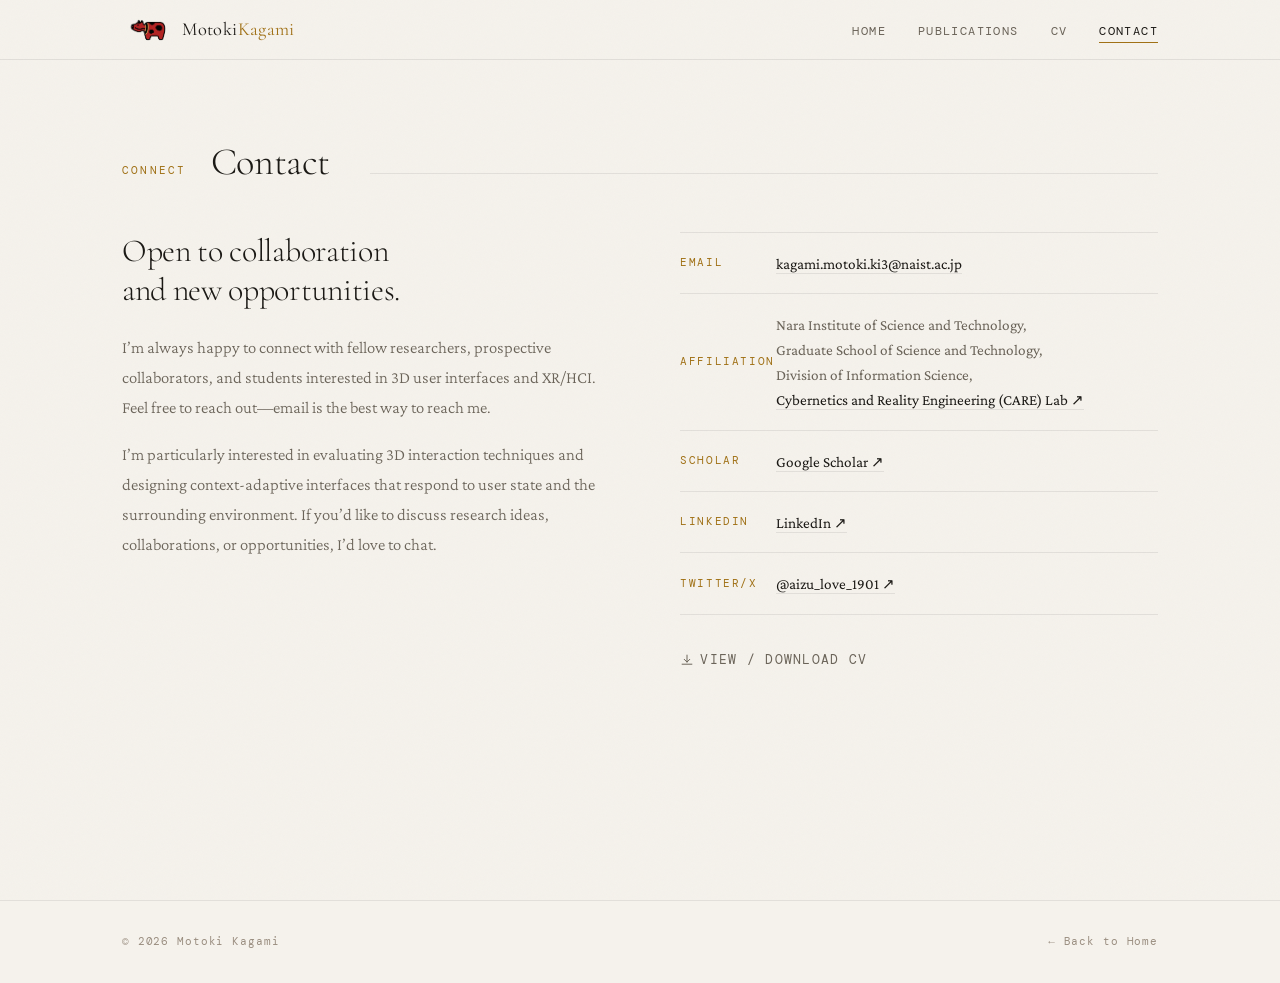
<file: contact.html>
<!DOCTYPE html>
<html lang="en">
<head>
  <meta charset="UTF-8" />
  <meta name="viewport" content="width=device-width, initial-scale=1.0" />
  <title>Contact — Motoki Kagami</title>
  <meta name="description" content="Contact information for Motoki Kagami." />
  <link rel="canonical" href="https://mockey-design.github.io/motokikagami.github.io/contact.html" />
  <link rel="icon" href="cow_icon.png" />
  <link rel="stylesheet" href="css/style.css?v=e680d6a841d1" />
</head>
<body>

<nav class="nav" role="navigation" aria-label="Main navigation">
  <div class="nav-inner">
    <a href="index.html" class="nav-logo">
      <img src="cow_icon.png" alt="" class="nav-logo-icon" />
      Motoki<span> Kagami</span>
    </a>
    <ul class="nav-links" id="nav-links">
      <li><a href="index.html">Home</a></li>
      <li><a href="publications.html">Publications</a></li>
      <li><a href="cv.html">CV</a></li>
      <li><a href="contact.html">Contact</a></li>
    </ul>
    <button class="nav-menu-btn" id="nav-menu-btn" aria-label="Toggle menu" aria-controls="nav-links" aria-expanded="false">
      <span></span><span></span><span></span>
    </button>
  </div>
</nav>

<main class="contact-page">
  <div class="container">

    <div class="section-header fade-in" style="margin-bottom:3rem">
      <span class="section-label">Connect</span>
      <h1 class="section-title">Contact</h1>
      <div class="section-divider" aria-hidden="true"></div>
    </div>

    <div class="contact-grid">

      <!-- Left: Intro -->
      <div>
        <div class="fade-in">
          <h2 style="font-family:var(--font-display);font-size:clamp(1.6rem,2.5vw,2.2rem);font-weight:300;color:var(--c-white);line-height:1.2;margin-bottom:1rem">
            Open to collaboration<br>and new opportunities.
          </h2>
          <p class="contact-intro">
            I’m always happy to connect with fellow researchers, prospective collaborators, and students interested in 3D user interfaces and XR/HCI. Feel free to reach out—email is the best way to reach me.
          </p>
          <p class="contact-intro" style="margin-top:1rem">
            I’m particularly interested in evaluating 3D interaction techniques and designing context-adaptive interfaces that respond to user state and the surrounding environment. If you’d like to discuss research ideas, collaborations, or opportunities, I’d love to chat.
          </p>
        </div>
      </div>

      <!-- Right: Contact list -->
      <div class="fade-in">
        <ul class="contact-list" role="list">

          <li class="contact-item">
            <span class="contact-label">Email</span>
            <span class="contact-value">
              <a href="mailto:kagami.motoki.ki3@naist.ac.jp" aria-label="Send email">kagami.motoki.ki3@naist.ac.jp</a>
            </span>
          </li>

          <li class="contact-item">
            <span class="contact-label">Affiliation</span>
            <span class="contact-value" style="color:var(--c-text-muted)">
              Nara Institute of Science and Technology,<br>Graduate School of Science and Technology,<br>Division of Information Science,<br>
              <a href="https://carelab.info/en/" target="_blank" rel="noopener">
                Cybernetics and Reality Engineering (CARE) Lab ↗
              </a>
            </span>
          </li>

          <li class="contact-item">
            <span class="contact-label">Scholar</span>
            <span class="contact-value">
              <a href="https://scholar.google.com/citations?user=yOV3dOUAAAAJ&hl=ja" target="_blank" rel="noopener" aria-label="Google Scholar profile">
                Google Scholar ↗
              </a>
            </span>
          </li>

          <li class="contact-item">
            <span class="contact-label">LinkedIn</span>
            <span class="contact-value">
              <a href="https://www.linkedin.com/in/motoki-kagami-630957177/" target="_blank" rel="noopener" aria-label="LinkedIn profile">
                LinkedIn ↗
              </a>
            </span>
          </li>

          <li class="contact-item">
            <span class="contact-label">Twitter/X</span>
            <span class="contact-value">
              <a href="https://x.com/aizu_love_1901" target="_blank" rel="noopener" aria-label="Twitter/X profile">
                @aizu_love_1901 ↗
              </a>
            </span>
          </li>

        </ul>

        <!-- CV download -->
        <div style="margin-top:2rem" class="fade-in">
          <a href="cv.html" class="cta-link" style="font-size:0.8rem">
            <svg width="14" height="14" viewBox="0 0 20 20" fill="none">
              <path d="M10 3v10M6 9l4 4 4-4" stroke="currentColor" stroke-width="1.4" stroke-linecap="round"/>
              <path d="M3 16h14" stroke="currentColor" stroke-width="1.4" stroke-linecap="round"/>
            </svg>
            View / Download CV
          </a>
        </div>
      </div>

    </div>
  </div>
</main>

<footer class="footer">
  <div class="container">
    <div class="footer-inner">
      <p class="footer-copy">© 2026 Motoki Kagami</p>
      <p class="footer-copy"><a href="index.html" style="color:inherit">← Back to Home</a></p>
    </div>
  </div>
</footer>

<script src="js/main.js?v=80051e373b63"></script>
</body>
</html>
</file>
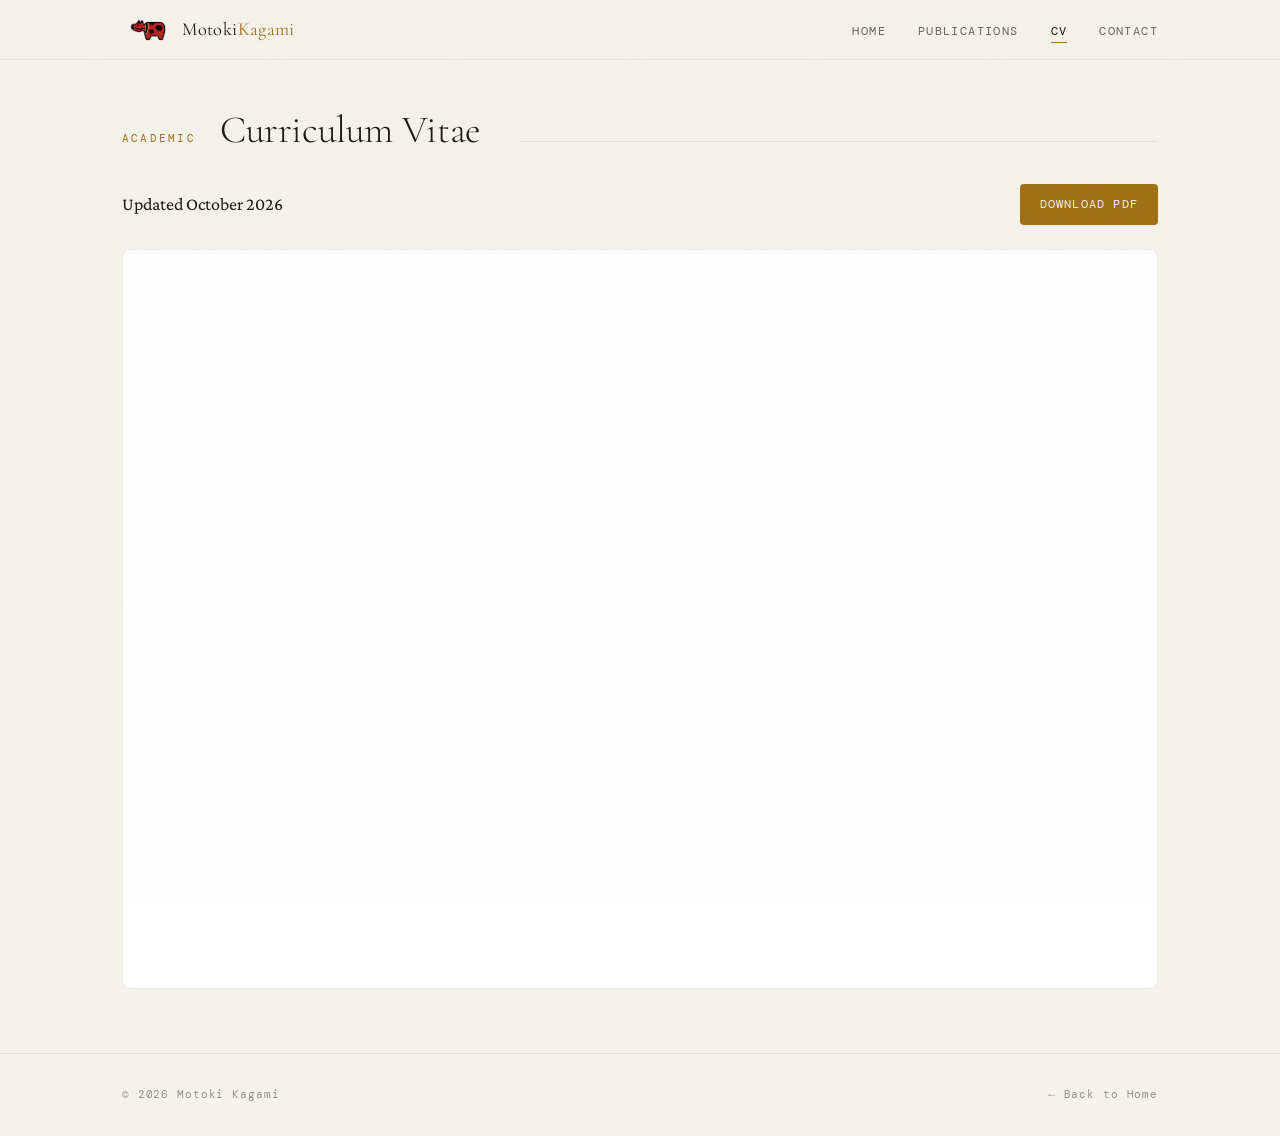
<file: cv.html>
<!DOCTYPE html>
<html lang="en">
<head>
  <meta charset="UTF-8" />
  <meta name="viewport" content="width=device-width, initial-scale=1.0" />
  <title>CV — Motoki Kagami</title>
  <meta name="description" content="Curriculum Vitae of Motoki Kagami." />
  <link rel="canonical" href="https://mockey-design.github.io/motokikagami.github.io/cv.html" />
  <link rel="icon" href="cow_icon.png" />
  <link rel="stylesheet" href="css/style.css?v=e680d6a841d1" />
</head>
<body>

<nav class="nav" role="navigation" aria-label="Main navigation">
  <div class="nav-inner">
    <a href="index.html" class="nav-logo">
      <img src="cow_icon.png" alt="" class="nav-logo-icon" />
      Motoki<span> Kagami</span>
    </a>
    <ul class="nav-links" id="nav-links">
      <li><a href="index.html">Home</a></li>
      <li><a href="publications.html">Publications</a></li>
      <li><a href="cv.html">CV</a></li>
      <li><a href="contact.html">Contact</a></li>
    </ul>
    <button class="nav-menu-btn" id="nav-menu-btn" aria-label="Toggle menu" aria-controls="nav-links" aria-expanded="false">
      <span></span><span></span><span></span>
    </button>
  </div>
</nav>

<main class="cv-page">
  <div class="container">

    <div class="section-header fade-in" style="margin-bottom:2rem">
      <span class="section-label">Academic</span>
      <h1 class="section-title">Curriculum Vitae</h1>
      <div class="section-divider" aria-hidden="true"></div>
    </div>

    <div id="cv-content" class="fade-in">
      <div class="cv-actions">
        <p>Updated October 2026</p>
        <a href="cv-public.pdf" download class="cv-download-btn">Download PDF</a>
      </div>
    </div>

  </div>
</main>

<footer class="footer">
  <div class="container">
    <div class="footer-inner">
      <p class="footer-copy">© 2026 Motoki Kagami</p>
      <p class="footer-copy"><a href="index.html" style="color:inherit">← Back to Home</a></p>
    </div>
  </div>
</footer>

<script src="js/config.js?v=e346fa7783c6"></script>
<script src="js/main.js?v=80051e373b63"></script>
<script src="js/cv.js?v=767764d2f371"></script>
</body>
</html>
</file>
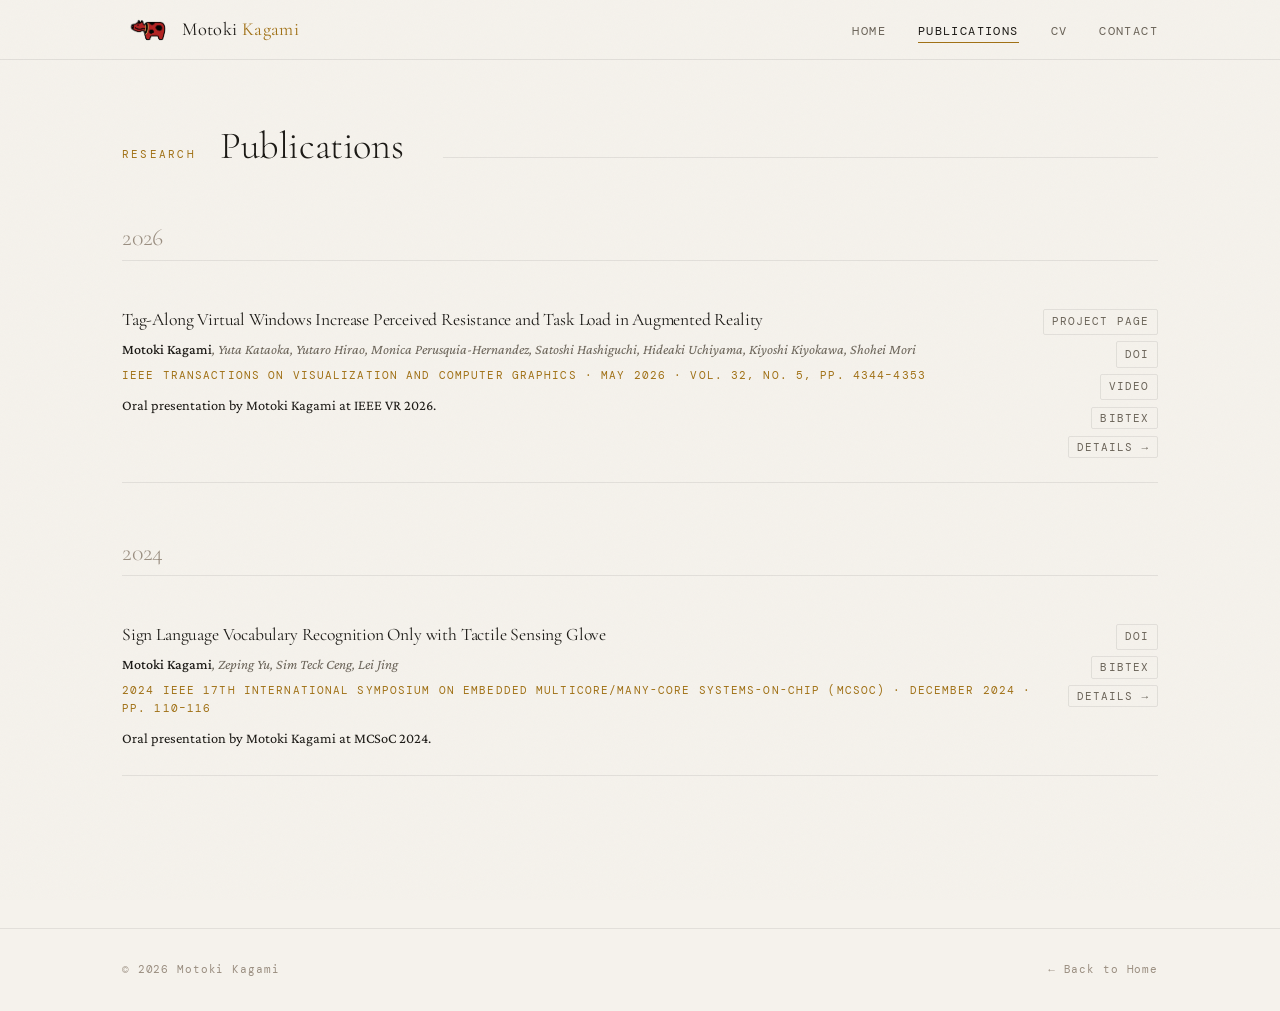
<file: publications.html>
<!DOCTYPE html>
<html lang="en">
<head>
  <meta charset="UTF-8" />
  <meta name="viewport" content="width=device-width, initial-scale=1.0" />
  <title>Publications — Motoki Kagami</title>
  <meta property="og:title" content="Publications — Motoki Kagami" />
  <meta property="og:type" content="website" />
  <meta name="description" content="Full list of publications by Motoki Kagami." />
  <link rel="canonical" href="https://mockey-design.github.io/motokikagami.github.io/publications.html" />
  <link rel="icon" href="cow_icon.png" />
  <link rel="stylesheet" href="css/style.css?v=e680d6a841d1" />
</head>
<body>

<nav class="nav" role="navigation" aria-label="Main navigation">
  <div class="nav-inner">
    <a href="index.html" class="nav-logo">
      <img src="cow_icon.png" alt="" class="nav-logo-icon" />
      Motoki&nbsp;<span>Kagami</span>
    </a>
    <ul class="nav-links" id="nav-links">
      <li><a href="index.html">Home</a></li>
      <li><a href="publications.html">Publications</a></li>
      <li><a href="cv.html">CV</a></li>
      <li><a href="contact.html">Contact</a></li>
    </ul>
    <button class="nav-menu-btn" id="nav-menu-btn" aria-label="Toggle menu" aria-controls="nav-links" aria-expanded="false">
      <span></span><span></span><span></span>
    </button>
  </div>
</nav>

<main class="pub-page">
  <div class="container">

    <div class="section-header fade-in" style="margin-bottom:3.5rem">
      <span class="section-label">Research</span>
      <h1 class="section-title">Publications</h1>
      <div class="section-divider" aria-hidden="true"></div>
    </div>

    <div id="pub-list">
      <!-- Rendered by publications.js -->
      <div style="color:var(--c-text-dim);font-family:var(--font-mono);font-size:0.8rem;padding:2rem 0">
        Loading publications…
      </div>
    </div>

  </div>
</main>

<!-- Publication details -->
<div id="modal-overlay" class="modal-overlay" role="dialog" aria-modal="true" aria-labelledby="modal-title" hidden>
  <div id="modal" class="modal"></div>
</div>

<footer class="footer">
  <div class="container">
    <div class="footer-inner">
      <p class="footer-copy">© 2026 Motoki Kagami</p>
      <p class="footer-copy"><a href="index.html" style="color:inherit">← Back to Home</a></p>
    </div>
  </div>
</footer>

<script src="js/config.js?v=e346fa7783c6"></script>
<script src="js/main.js?v=80051e373b63"></script>
<script src="js/publications.js?v=49637bc0a041"></script>
<script src="js/load-publications.js?v=2510e71928c2"></script>
</body>
</html>
</file>
<file: css/style.css>
/* ===================================================
   RESEARCHER PORTFOLIO — DESIGN SYSTEM
   Aesthetic: Refined Academic / Editorial Luxury
   =================================================== */

@import url('https://fonts.googleapis.com/css2?family=Cormorant+Garamond:ital,wght@0,300;0,400;0,600;1,300;1,400&family=DM+Mono:wght@300;400&family=Crimson+Pro:ital,wght@0,300;0,400;0,500;1,300;1,400&display=swap');

/* ---- CSS Variables ---- */
:root {
  --c-bg:           #0d0f14;
  --c-bg-2:         #13161d;
  --c-bg-3:         #1a1e28;
  --c-surface:      #1e2330;
  --c-border:       rgba(255,255,255,0.08);
  --c-border-hover: rgba(201,168,76,0.35);
  --c-text:         #e8e4dc;
  --c-text-muted:   #8a8577;
  --c-text-dim:     #5a5650;
  --c-gold:         #c9a84c;
  --c-gold-light:   #e4c67a;
  --c-gold-dim:     rgba(201,168,76,0.15);
  --c-white:        #f5f2ec;

  --font-display:   'Cormorant Garamond', Georgia, serif;
  --font-body:      'Crimson Pro', Georgia, serif;
  --font-mono:      'DM Mono', 'Courier New', monospace;

  --radius:         4px;
  --radius-lg:      8px;
  --shadow-card:    0 2px 16px rgba(0,0,0,0.4), 0 1px 4px rgba(0,0,0,0.3);
  --shadow-card-hover: 0 12px 40px rgba(0,0,0,0.6), 0 4px 16px rgba(201,168,76,0.1);
  --transition:     0.25s cubic-bezier(0.4,0,0.2,1);

  --max-w: 1100px;
  --nav-h: 60px;
}

/* Light mode (optional toggle — defaults dark) */
@media (prefers-color-scheme: light) {
  :root {
    --c-bg:           #f5f2ec;
    --c-bg-2:         #ede9e0;
    --c-bg-3:         #e5e0d5;
    --c-surface:      #ffffff;
    --c-border:       rgba(0,0,0,0.08);
    --c-border-hover: rgba(160,112,20,0.3);
    --c-text:         #1a1814;
    --c-text-muted:   #6a6358;
    --c-text-dim:     #9a8e80;
    --c-gold:         #a07014;
    --c-gold-light:   #c49020;
    --c-gold-dim:     rgba(160,112,20,0.1);
    --c-white:        #1a1814;
    --shadow-card:    0 2px 12px rgba(0,0,0,0.08), 0 1px 3px rgba(0,0,0,0.05);
    --shadow-card-hover: 0 12px 40px rgba(0,0,0,0.12), 0 4px 16px rgba(160,112,20,0.08);
  }
}

/* ---- Reset & Base ---- */
*, *::before, *::after { box-sizing: border-box; margin: 0; padding: 0; }

html {
  scroll-behavior: smooth;
  -webkit-font-smoothing: antialiased;
  -moz-osx-font-smoothing: grayscale;
}

body {
  background-color: var(--c-bg);
  color: var(--c-text);
  font-family: var(--font-body);
  font-size: 18px;
  line-height: 1.65;
  min-height: 100vh;
}

/* Static noise texture */
body::before {
  content: '';
  position: fixed;
  inset: 0;
  pointer-events: none;
  z-index: 9999;
  opacity: 0.028;
  background-image: url("data:image/svg+xml,%3Csvg viewBox='0 0 256 256' xmlns='http://www.w3.org/2000/svg'%3E%3Cfilter id='noise'%3E%3CfeTurbulence type='fractalNoise' baseFrequency='0.9' numOctaves='4' stitchTiles='stitch'/%3E%3C/filter%3E%3Crect width='100%25' height='100%25' filter='url(%23noise)'/%3E%3C/svg%3E");
  background-size: 180px 180px;
  background-repeat: repeat;
}

img { max-width: 100%; height: auto; display: block; }
a { color: inherit; text-decoration: none; }
button { cursor: pointer; font-family: inherit; border: none; background: none; }

/* ---- Typography ---- */
h1, h2, h3, h4 {
  font-family: var(--font-display);
  font-weight: 400;
  letter-spacing: -0.01em;
  line-height: 1.15;
}
.mono { font-family: var(--font-mono); font-size: 0.75em; letter-spacing: 0.06em; }

/* ---- Layout ---- */
.container {
  width: 100%;
  max-width: var(--max-w);
  margin: 0 auto;
  padding: 0 2rem;
}

/* ---- Navigation ---- */
.nav {
  position: fixed;
  top: 0; left: 0; right: 0;
  z-index: 100;
  height: var(--nav-h);
  display: flex;
  align-items: center;
  background: rgba(13,15,20,0.82);
  backdrop-filter: blur(16px) saturate(1.4);
  -webkit-backdrop-filter: blur(16px) saturate(1.4);
  border-bottom: 1px solid var(--c-border);
  transition: background var(--transition);
}

@media (prefers-color-scheme: light) {
  .nav { background: rgba(245,242,236,0.88); }
}

.nav-inner {
  width: 100%;
  max-width: var(--max-w);
  margin: 0 auto;
  padding: 0 2rem;
  display: flex;
  align-items: center;
  justify-content: space-between;
}

.nav-logo {
  font-family: var(--font-display);
  font-size: 1.15rem;
  font-weight: 400;
  color: var(--c-text);
  letter-spacing: 0.02em;
  display: flex;        /* ← 追加 */
  align-items: center;  /* ← 追加 */
}
.nav-logo span {
  color: var(--c-gold);
}

.nav-logo-icon {
  width: 54px;
  height: 54px;
  object-fit: contain;
  vertical-align: middle;
  margin-right: 0.4rem;
  
}
.nav-links {
  display: flex;
  gap: 2rem;
  list-style: none;
}

.nav-links a {
  font-family: var(--font-mono);
  font-size: 0.72rem;
  font-weight: 400;
  letter-spacing: 0.12em;
  text-transform: uppercase;
  color: var(--c-text-muted);
  transition: color var(--transition);
  position: relative;
  padding-bottom: 2px;
}
.nav-links a::after {
  content: '';
  position: absolute;
  bottom: -2px; left: 0; right: 100%;
  height: 1px;
  background: var(--c-gold);
  transition: right var(--transition);
}
.nav-links a:hover { color: var(--c-text); }
.nav-links a:hover::after,
.nav-links a.active::after { right: 0; }
.nav-links a.active { color: var(--c-text); }

.nav-menu-btn {
  display: none;
  flex-direction: column;
  gap: 5px;
  padding: 4px;
}
.nav-menu-btn span {
  display: block;
  width: 22px; height: 1.5px;
  background: var(--c-text);
  transition: var(--transition);
}

/* ---- Hero Section ---- */
.hero {
  min-height: 100vh;
  padding-top: calc(var(--nav-h) + 4rem);
  padding-bottom: 6rem;
  display: flex;
  align-items: center;
  position: relative;
  overflow: hidden;
}

.hero-bg {
  position: absolute;
  inset: 0;
  background:
    radial-gradient(ellipse 80% 60% at 70% 40%, rgba(201,168,76,0.05) 0%, transparent 60%),
    radial-gradient(ellipse 50% 80% at 20% 80%, rgba(100,120,200,0.04) 0%, transparent 60%);
}

.hero-grid {
  display: grid;
  grid-template-columns: 1fr 1fr;
  gap: 5rem;
  align-items: center;
  width: 100%;
}

.hero-text {
  will-change: transform;
  position: relative;
  z-index: 2;
}

.hero-eyebrow {
  font-family: var(--font-mono);
  font-size: 0.72rem;
  letter-spacing: 0.2em;
  text-transform: uppercase;
  color: var(--c-gold);
  margin-bottom: 1.25rem;
  display: flex;
  align-items: center;
  gap: 0.75rem;
}
.hero-eyebrow::before {
  content: '';
  display: inline-block;
  width: 28px; height: 1px;
  background: var(--c-gold);
}

.hero-name {
  font-size: clamp(2.8rem, 5vw, 4.5rem);
  font-weight: 300;
  color: var(--c-white);
  line-height: 1.05;
  margin-bottom: 0.5rem;
}

.hero-affil {
  font-family: var(--font-mono);
  font-size: 0.78rem;
  color: var(--c-text-muted);
  letter-spacing: 0.06em;
  margin-bottom: 2rem;
}

.hero-summary {
  font-size: 1.1rem;
  color: var(--c-text-muted);
  line-height: 1.75;
  max-width: 500px;
  margin-bottom: 3rem;
  font-weight: 300;
}

.hero-cta {
  display: flex;
  flex-direction: column;
  gap: 0.75rem;
}

.cta-primary {
  display: inline-flex;
  align-items: center;
  gap: 0.6rem;
  font-family: var(--font-mono);
  font-size: 0.75rem;
  letter-spacing: 0.12em;
  text-transform: uppercase;
  color: var(--c-bg);
  background: var(--c-gold);
  padding: 0.7rem 1.4rem;
  border-radius: var(--radius);
  width: fit-content;
  transition: background var(--transition), transform var(--transition);
}
.cta-primary:hover {
  background: var(--c-gold-light);
  transform: translateY(-1px);
}

.cta-secondary {
  display: flex;
  align-items: center;
  gap: 1.5rem;
  flex-wrap: wrap;
}

.cta-link {
  display: inline-flex;
  align-items: center;
  gap: 0.4rem;
  font-family: var(--font-mono);
  font-size: 0.72rem;
  letter-spacing: 0.1em;
  text-transform: uppercase;
  color: var(--c-text-muted);
  transition: color var(--transition);
}
.cta-link:hover { color: var(--c-gold); }
.cta-link svg { width: 14px; height: 14px; flex-shrink: 0; }

.hero-visual {
  position: relative;
  will-change: transform;
  z-index: 2;
}

.hero-figure-wrap {
  position: relative;
  border-radius: var(--radius-lg);
  overflow: hidden;
  border: 1px solid var(--c-border);
  aspect-ratio: 4/3;
  background: var(--c-surface);
}

.hero-figure-wrap::before {
  content: '';
  position: absolute;
  inset: 0;
  background: linear-gradient(135deg, var(--c-gold-dim) 0%, transparent 60%);
  z-index: 1;
  border-radius: inherit;
  pointer-events: none;
}

.hero-figure-wrap img {
  width: 100%;
  height: 100%;
  object-fit: cover;
  border-radius: inherit;
}

/* Placeholder when no image */
.figure-placeholder {
  width: 100%;
  height: 100%;
  display: flex;
  flex-direction: column;
  align-items: center;
  justify-content: center;
  gap: 1.5rem;
  padding: 2rem;
  background: linear-gradient(135deg, var(--c-bg-3) 0%, var(--c-surface) 100%);
}

.figure-placeholder svg {
  opacity: 0.25;
}

.figure-caption {
  position: absolute;
  bottom: 0; left: 0; right: 0;
  padding: 0.75rem 1rem;
  font-family: var(--font-mono);
  font-size: 0.68rem;
  letter-spacing: 0.08em;
  color: var(--c-text-muted);
  background: linear-gradient(to top, rgba(13,15,20,0.85), transparent);
  z-index: 2;
}

/* ---- Section Headers ---- */
.section-header {
  display: flex;
  align-items: baseline;
  gap: 1.5rem;
  margin-bottom: 3rem;
}

.section-label {
  font-family: var(--font-mono);
  font-size: 0.7rem;
  letter-spacing: 0.2em;
  text-transform: uppercase;
  color: var(--c-gold);
}

.section-title {
  font-size: clamp(1.8rem, 3vw, 2.5rem);
  font-weight: 300;
  color: var(--c-white);
}

.section-divider {
  flex: 1;
  height: 1px;
  background: var(--c-border);
  margin-left: 1rem;
}

/* ---- Education ---- */
.edu-list {
  display: flex;
  flex-direction: column;
  border-top: 1px solid var(--c-border);
  margin-bottom: 2rem;
}

.edu-item {
  display: grid;
  grid-template-columns: 160px 1fr;
  gap: 1.5rem;
  padding: 1.5rem 0;
  border-bottom: 1px solid var(--c-border);
  align-items: start;
}

.edu-period {
  font-family: var(--font-mono);
  font-size: 0.72rem;
  letter-spacing: 0.08em;
  color: var(--c-gold);
  padding-top: 0.2rem;
}

.edu-degree {
  font-family: var(--font-display);
  font-size: 1.1rem;
  font-weight: 400;
  color: var(--c-white);
  margin-bottom: 0.2rem;
}

.edu-school {
  font-size: 0.9rem;
  color: var(--c-text-muted);
  margin-bottom: 0.2rem;
}

.edu-advisor {
  font-family: var(--font-mono);
  font-size: 0.68rem;
  letter-spacing: 0.06em;
  color: var(--c-text-dim);
}

@media (max-width: 640px) {
  .edu-item {
    grid-template-columns: 1fr;
    gap: 0.4rem;
  }
}

/* ---- Highlights Section ---- */
.highlights {
  padding: 6rem 0;
  background: linear-gradient(to bottom, transparent, var(--c-bg-2), transparent);
}

.highlight-grid {
  display: grid;
  grid-template-columns: repeat(2, minmax(0, 1fr));
  gap: 1.5rem;
}

.highlight-card {
  background: var(--c-surface);
  border: 1px solid var(--c-border);
  border-radius: var(--radius-lg);
  padding: 1.75rem;
  cursor: auto;
  transition:
    transform var(--transition),
    box-shadow var(--transition),
    border-color var(--transition);
  position: relative;
  overflow: hidden;
}

/* ---- Highlight card teaser image ---- */
.card-teaser {
  width: calc(100% + 3.5rem);
  margin: -1.75rem -1.75rem 1.25rem;
  aspect-ratio: 16 / 9;
  overflow: hidden;
  border-radius: var(--radius-lg) var(--radius-lg) 0 0;
  border-bottom: 1px solid var(--c-border);
}

.card-teaser img {
  width: 100%;
  height: 100%;
  object-fit: contain;
  object-position: center 50%;
  display: block;
  transition: var(--c-surface); 
}

.highlight-card:hover .card-teaser img {
  transform: scale(1.03);
}

.highlight-card::before {
  content: '';
  position: absolute;
  top: 0; left: 0; right: 0;
  height: 2px;
  background: linear-gradient(90deg, transparent, var(--c-gold), transparent);
  opacity: 0;
  transition: opacity var(--transition);
}

.highlight-card:hover {
  transform: translateY(-4px);
  box-shadow: var(--shadow-card-hover);
  border-color: var(--c-border-hover);
}

.highlight-card:hover::before { opacity: 1; }

@media (prefers-reduced-motion: no-preference) {
  .highlight-card:hover {
    transform: translateY(-4px) rotate(0.3deg);
  }
}

.card-venue-year {
  font-family: var(--font-mono);
  font-size: 0.68rem;
  letter-spacing: 0.12em;
  text-transform: uppercase;
  color: var(--c-gold);
  margin-bottom: 0.75rem;
  display: flex;
  align-items: center;
  gap: 0.5rem;
}
.card-venue-year::before {
  content: '';
  width: 16px; height: 1px;
  background: var(--c-gold);
  display: inline-block;
}

.card-title {
  font-family: var(--font-display);
  font-size: 1.15rem;
  font-weight: 400;
  color: var(--c-white);
  line-height: 1.3;
  margin-bottom: 0.75rem;
}

.card-abstract {
  font-size: 0.9rem;
  color: var(--c-text-muted);
  line-height: 1.6;
  margin-bottom: 1.25rem;
  font-weight: 300;
}

.card-links {
  display: flex;
  gap: 0.75rem;
  flex-wrap: wrap;
}

.card-link {
  font-family: var(--font-mono);
  font-size: 0.68rem;
  letter-spacing: 0.1em;
  text-transform: uppercase;
  color: var(--c-text-muted);
  border: 1px solid var(--c-border);
  border-radius: 2px;
  padding: 0.2rem 0.5rem;
  transition: color var(--transition), border-color var(--transition), background var(--transition);
}
.card-link:hover {
  color: var(--c-gold);
  border-color: var(--c-border-hover);
  background: var(--c-gold-dim);
}

/* ---- Modal ---- */
.modal-overlay {
  position: fixed;
  inset: 0;
  background: rgba(0,0,0,0.75);
  backdrop-filter: blur(6px);
  -webkit-backdrop-filter: blur(6px);
  z-index: 200;
  display: flex;
  align-items: center;
  justify-content: center;
  padding: 2rem;
  opacity: 0;
  pointer-events: none;
  transition: opacity var(--transition);
}

.modal-overlay.open {
  opacity: 1;
  pointer-events: auto;
}

.modal {
  background: var(--c-bg-2);
  border: 1px solid var(--c-border);
  border-radius: var(--radius-lg);
  max-width: 700px;
  width: 100%;
  max-height: 88vh;
  overflow-y: auto;
  position: relative;
  transform: translateY(16px) scale(0.98);
  transition: transform var(--transition);
}

.modal-overlay.open .modal {
  transform: translateY(0) scale(1);
}

.modal-header {
  padding: 2rem 2rem 1.5rem;
  border-bottom: 1px solid var(--c-border);
  position: sticky;
  top: 0;
  background: var(--c-bg-2);
  z-index: 10;
}

.modal-venue {
  font-family: var(--font-mono);
  font-size: 0.7rem;
  letter-spacing: 0.15em;
  text-transform: uppercase;
  color: var(--c-gold);
  margin-bottom: 0.5rem;
}

.modal-title {
  font-family: var(--font-display);
  font-size: 1.5rem;
  font-weight: 400;
  color: var(--c-white);
  line-height: 1.25;
}

.modal-close {
  position: absolute;
  top: 1.25rem; right: 1.25rem;
  width: 32px; height: 32px;
  display: flex;
  align-items: center;
  justify-content: center;
  color: var(--c-text-muted);
  border-radius: var(--radius);
  transition: color var(--transition), background var(--transition);
}
.modal-close:hover {
  color: var(--c-text);
  background: var(--c-surface);
}

.modal-body {
  padding: 1.75rem 2rem 2rem;
}

.modal-section-label {
  font-family: var(--font-mono);
  font-size: 0.68rem;
  letter-spacing: 0.15em;
  text-transform: uppercase;
  color: var(--c-gold);
  margin-bottom: 0.6rem;
  margin-top: 1.5rem;
}
.modal-section-label:first-child { margin-top: 0; }

.modal-abstract {
  font-size: 0.95rem;
  color: var(--c-text-muted);
  line-height: 1.7;
  font-weight: 300;
}

.modal-bullets {
  list-style: none;
  display: flex;
  flex-direction: column;
  gap: 0.5rem;
}

.modal-bullets li {
  font-size: 0.9rem;
  color: var(--c-text-muted);
  line-height: 1.6;
  padding-left: 1.25rem;
  position: relative;
}

.modal-bullets li::before {
  content: '→';
  position: absolute;
  left: 0;
  color: var(--c-gold);
  font-size: 0.8em;
}

.modal-links {
  display: flex;
  gap: 0.75rem;
  flex-wrap: wrap;
  margin-top: 1.5rem;
  padding-top: 1.5rem;
  border-top: 1px solid var(--c-border);
}

.modal-link {
  display: inline-flex;
  align-items: center;
  gap: 0.4rem;
  font-family: var(--font-mono);
  font-size: 0.7rem;
  letter-spacing: 0.1em;
  text-transform: uppercase;
  color: var(--c-text);
  border: 1px solid var(--c-border);
  border-radius: var(--radius);
  padding: 0.45rem 0.9rem;
  transition: color var(--transition), border-color var(--transition), background var(--transition);
}

.modal-link:hover {
  color: var(--c-gold);
  border-color: var(--c-border-hover);
  background: var(--c-gold-dim);
}

.modal-link.primary {
  color: var(--c-bg);
  background: var(--c-gold);
  border-color: var(--c-gold);
}
.modal-link.primary:hover {
  background: var(--c-gold-light);
  border-color: var(--c-gold-light);
}

/* BibTeX block */
.bibtex-block {
  background: var(--c-bg);
  border: 1px solid var(--c-border);
  border-radius: var(--radius);
  padding: 1rem 1.25rem;
  font-family: var(--font-mono);
  font-size: 0.72rem;
  line-height: 1.6;
  color: var(--c-text-muted);
  white-space: pre-wrap;
  overflow-x: auto;
  margin-top: 0.5rem;
  display: none;
}

.bibtex-block.visible { display: block; }

.bibtex-copy-btn {
  font-family: var(--font-mono);
  font-size: 0.68rem;
  letter-spacing: 0.1em;
  text-transform: uppercase;
  color: var(--c-text-muted);
  border: 1px solid var(--c-border);
  border-radius: 2px;
  padding: 0.2rem 0.5rem;
  transition: all var(--transition);
}
.bibtex-copy-btn:hover {
  color: var(--c-gold);
  border-color: var(--c-border-hover);
}

/* ---- Publications Page ---- */
.pub-page {
  padding-top: calc(var(--nav-h) + 4rem);
  padding-bottom: 6rem;
  min-height: 100vh;
}

.year-group {
  margin-bottom: 3.5rem;
}

.year-label {
  font-family: var(--font-display);
  font-size: 1.5rem;
  font-weight: 300;
  color: var(--c-text-dim);
  border-bottom: 1px solid var(--c-border);
  padding-bottom: 0.5rem;
  margin-bottom: 1.5rem;
  letter-spacing: -0.01em;
}

.pub-item {
  display: grid;
  grid-template-columns: 1fr auto;
  gap: 1rem;
  align-items: start;
  padding: 1.5rem 0;
  border-bottom: 1px solid var(--c-border);
  transition: background var(--transition);
}

.pub-title {
  font-family: var(--font-display);
  font-size: 1.1rem;
  font-weight: 400;
  color: var(--c-white);
  line-height: 1.3;
  margin-bottom: 0.4rem;
}

.pub-authors {
  font-size: 0.88rem;
  color: var(--c-text-muted);
  margin-bottom: 0.3rem;
  font-style: italic;
}

.pub-authors strong {
  color: var(--c-text);
  font-style: normal;
  font-weight: 500;
}

.pub-venue {
  font-family: var(--font-mono);
  font-size: 0.7rem;
  letter-spacing: 0.1em;
  text-transform: uppercase;
  color: var(--c-gold);
}

.pub-links {
  display: flex;
  flex-direction: column;
  gap: 0.4rem;
  align-items: flex-end;
  flex-shrink: 0;
}

/* ---- CV Page ---- */
.cv-page {
  padding-top: calc(var(--nav-h) + 3rem);
  padding-bottom: 4rem;
  min-height: 100vh;
}

.cv-actions {
  display: flex;
  align-items: center;
  justify-content: space-between;
  margin-bottom: 1.5rem;
  flex-wrap: wrap;
  gap: 1rem;
}

.cv-download-btn {
  display: inline-flex;
  align-items: center;
  gap: 0.5rem;
  font-family: var(--font-mono);
  font-size: 0.75rem;
  letter-spacing: 0.1em;
  text-transform: uppercase;
  color: var(--c-bg);
  background: var(--c-gold);
  padding: 0.65rem 1.25rem;
  border-radius: var(--radius);
  transition: background var(--transition);
}
.cv-download-btn:hover { background: var(--c-gold-light); }

.cv-embed-wrap {
  border: 1px solid var(--c-border);
  border-radius: var(--radius-lg);
  overflow: hidden;
  background: var(--c-surface);
}

.cv-embed-wrap iframe {
  display: block;
  width: 100%;
  height: 82vh;
  border: none;
}

.cv-mobile-msg {
  display: none;
  padding: 3rem 2rem;
  text-align: center;
  color: var(--c-text-muted);
  font-size: 0.95rem;
}
.cv-mobile-msg .cv-download-btn { margin: 1.5rem auto 0; }

/* ---- Contact Page ---- */
.contact-page {
  padding-top: calc(var(--nav-h) + 5rem);
  padding-bottom: 6rem;
  min-height: 100vh;
}

.contact-grid {
  display: grid;
  grid-template-columns: 1fr 1fr;
  gap: 5rem;
  align-items: start;
}

.contact-intro {
  font-size: 1.05rem;
  color: var(--c-text-muted);
  line-height: 1.8;
  font-weight: 300;
  margin-top: 1.5rem;
}

.contact-list {
  list-style: none;
  display: flex;
  flex-direction: column;
  gap: 0;
}

.contact-item {
  display: grid;
  grid-template-columns: 80px 1fr;
  align-items: center;
  padding: 1.1rem 0;
  border-bottom: 1px solid var(--c-border);
  gap: 1rem;
}
.contact-item:first-child { border-top: 1px solid var(--c-border); }

.contact-label {
  font-family: var(--font-mono);
  font-size: 0.68rem;
  letter-spacing: 0.15em;
  text-transform: uppercase;
  color: var(--c-gold);
}

.contact-value {
  font-size: 0.95rem;
  color: var(--c-text);
  word-break: break-word;
}

.contact-value a {
  color: var(--c-text);
  transition: color var(--transition);
  border-bottom: 1px solid var(--c-border);
  padding-bottom: 1px;
}
.contact-value a:hover {
  color: var(--c-gold);
  border-bottom-color: var(--c-gold);
}

/* ---- Footer ---- */
.footer {
  padding: 2rem 0;
  border-top: 1px solid var(--c-border);
}

.footer-inner {
  display: flex;
  align-items: center;
  justify-content: space-between;
  gap: 1rem;
  flex-wrap: wrap;
}

.footer-copy {
  font-family: var(--font-mono);
  font-size: 0.68rem;
  letter-spacing: 0.08em;
  color: var(--c-text-dim);
}

/* ---- Fade-in animation ---- */
.fade-in {
  opacity: 0;
  transform: translateY(20px);
  transition: opacity 0.6s ease, transform 0.6s ease;
}
.fade-in.visible {
  opacity: 1;
  transform: translateY(0);
}

@media (prefers-reduced-motion: reduce) {
  .fade-in {
    opacity: 1;
    transform: none;
    transition: none;
  }
  .highlight-card:hover { transform: none; }
  .hero-text, .hero-visual { will-change: auto; }
}

/* ---- Toast ---- */
.toast {
  position: fixed;
  bottom: 2rem; right: 2rem;
  background: var(--c-surface);
  border: 1px solid var(--c-border);
  border-left: 3px solid var(--c-gold);
  border-radius: var(--radius);
  padding: 0.75rem 1.25rem;
  font-family: var(--font-mono);
  font-size: 0.72rem;
  letter-spacing: 0.08em;
  color: var(--c-text);
  z-index: 999;
  transform: translateY(12px);
  opacity: 0;
  transition: all var(--transition);
  pointer-events: none;
}
.toast.show {
  transform: translateY(0);
  opacity: 1;
}

/* ---- Responsive ---- */
@media (max-width: 900px) {
  .hero-grid {
    grid-template-columns: 1fr;
    gap: 3rem;
  }
  .hero-visual { order: -1; max-width: 460px; }
  .highlight-grid { grid-template-columns: 1fr 1fr; }
  .contact-grid { grid-template-columns: 1fr; gap: 3rem; }
}

@media (max-width: 640px) {
  .nav-links { display: none; }
  .nav-links.open {
    display: flex;
    flex-direction: column;
    position: fixed;
    top: var(--nav-h); left: 0; right: 0;
    background: var(--c-bg-2);
    border-bottom: 1px solid var(--c-border);
    padding: 1.5rem 2rem;
    gap: 1.25rem;
  }
  .nav-menu-btn { display: flex; }
  .highlight-grid { grid-template-columns: 1fr; }
  .pub-item { grid-template-columns: 1fr; }
  .pub-links { flex-direction: row; align-items: flex-start; }
  .cv-embed-wrap iframe { display: none; }
  .cv-mobile-msg { display: block; }
  .modal { margin: 1rem; max-height: calc(100vh - 2rem); }
  .modal-header, .modal-body { padding-left: 1.25rem; padding-right: 1.25rem; }
}

/* Research profile additions */
[hidden] { display: none !important; }
.background-section { padding: 3rem 0; }
.background-section:last-child { padding-bottom: 6rem; }
.hero-summary { margin-bottom: 1.5rem; }
.hero-summary + .hero-summary { margin-top: 0; }
.ongoing-card, .cv-status {
  padding: clamp(1.5rem, 4vw, 2.5rem);
  border: 1px solid var(--c-border);
  border-radius: var(--radius-lg);
  background: var(--c-surface);
}
.ongoing-card { border-left: 3px solid var(--c-gold); }
.research-status {
  font-family: var(--font-mono);
  font-size: 0.7rem;
  letter-spacing: 0.08em;
  color: var(--c-gold);
  margin-bottom: 0.8rem;
}
.ongoing-card h3, .cv-status h2 {
  font-family: var(--font-display);
  color: var(--c-white);
  font-weight: 400;
  font-size: clamp(1.4rem, 2.5vw, 1.9rem);
  line-height: 1.3;
  margin-bottom: 1.25rem;
  max-width: 850px;
}
.ongoing-card p:not(.research-status), .cv-status p:not(.research-status) {
  font-size: 1.05rem;
  line-height: 1.7;
  max-width: 850px;
}
.ongoing-card p + p { margin-top: 1rem; }
.ongoing-card strong { font-weight: 600; color: var(--c-white); }
.edu-advisor {
  font-family: var(--font-body);
  font-size: 1rem;
  letter-spacing: normal;
  color: var(--c-text);
  line-height: 1.65;
  max-width: 760px;
}
.edu-degree { font-size: 1.3rem; }
.edu-school { margin-bottom: 0.4rem; }
.skills-list { border-top: 1px solid var(--c-border); }
.skills-list > div {
  display: grid;
  grid-template-columns: 160px 1fr;
  gap: 1.5rem;
  padding: 1.1rem 0;
  border-bottom: 1px solid var(--c-border);
}
.skills-list dt { color: var(--c-gold); }
.skills-list dd { margin: 0; }
.pub-presentation { font-size: 0.9rem; margin-top: 0.6rem; }
.pub-meta { min-width: 0; }
.cv-status a { text-decoration: underline; text-underline-offset: 3px; }
:focus-visible { outline: 2px solid var(--c-gold); outline-offset: 4px; }
@media (max-width: 640px) {
  .skills-list > div { grid-template-columns: 1fr; gap: 0.3rem; }
  .background-section { padding: 2rem 0; }
  .section-header { flex-wrap: wrap; }
  .section-divider { display: none; }
}
</file>
